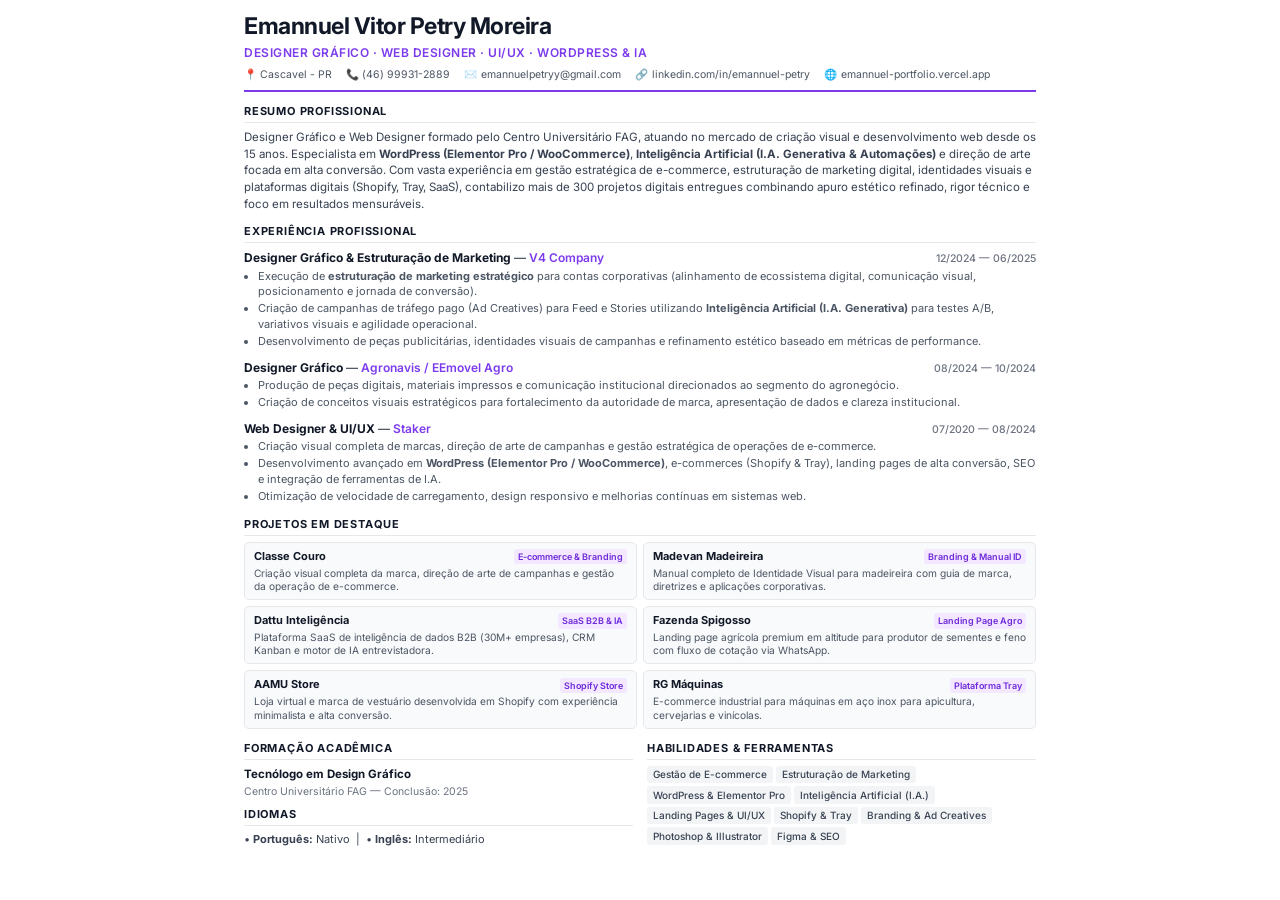
<file: curriculo.html>
<!DOCTYPE html>
<html lang="pt-BR">
<head>
  <meta charset="UTF-8">
  <meta name="viewport" content="width=device-width, initial-scale=1.0">
  <title>Emannuel Petry — Currículo Profissional</title>
  <style>
    @import url('https://fonts.googleapis.com/css2?family=Inter:wght@300;400;500;600;700&display=swap');
    
    @page {
      size: A4;
      margin: 10mm 12mm;
    }

    * {
      box-sizing: border-box;
      margin: 0;
      padding: 0;
    }

    body {
      font-family: 'Inter', -apple-system, BlinkMacSystemFont, "Segoe UI", Roboto, sans-serif;
      color: #1f2937;
      background: #ffffff;
      line-height: 1.45;
      padding: 10px 14px;
      max-width: 820px;
      margin: 0 auto;
      font-size: 12px;
    }

    /* HEADER */
    .header {
      border-bottom: 2px solid #7c3aed;
      padding-bottom: 8px;
      margin-bottom: 12px;
    }

    .name {
      font-size: 23px;
      font-weight: 700;
      color: #111827;
      letter-spacing: -0.5px;
    }

    .title {
      font-size: 12px;
      font-weight: 600;
      color: #7c3aed;
      text-transform: uppercase;
      letter-spacing: 0.5px;
      margin-top: 1px;
    }

    .contact-grid {
      display: flex;
      flex-wrap: wrap;
      gap: 4px 14px;
      margin-top: 5px;
      font-size: 10.5px;
      color: #4b5563;
    }

    .contact-item {
      display: flex;
      align-items: center;
      gap: 4px;
    }

    .contact-item a {
      color: #4b5563;
      text-decoration: none;
    }

    .contact-item a:hover {
      color: #7c3aed;
    }

    /* SECTIONS */
    .section {
      margin-bottom: 12px;
      page-break-inside: avoid;
      break-inside: avoid;
    }

    .section-title {
      font-size: 11px;
      font-weight: 700;
      color: #111827;
      text-transform: uppercase;
      letter-spacing: 0.8px;
      border-bottom: 1px solid #e5e7eb;
      padding-bottom: 2px;
      margin-bottom: 6px;
    }

    .summary-text {
      color: #374151;
      font-size: 11.5px;
      line-height: 1.45;
    }

    /* EXPERIENCE ITEM */
    .exp-item {
      margin-bottom: 9px;
    }

    .exp-header {
      display: flex;
      justify-content: space-between;
      align-items: baseline;
    }

    .exp-role {
      font-weight: 700;
      font-size: 12px;
      color: #111827;
    }

    .exp-company {
      font-weight: 600;
      color: #7c3aed;
    }

    .exp-date {
      font-size: 10.5px;
      color: #6b7280;
      font-weight: 500;
    }

    .exp-list {
      margin-top: 2px;
      padding-left: 14px;
    }

    .exp-list li {
      margin-bottom: 2px;
      color: #4b5563;
      font-size: 11px;
      line-height: 1.4;
    }

    /* PROJECTS GRID */
    .projects-grid {
      display: grid;
      grid-template-columns: 1fr 1fr;
      gap: 6px;
    }

    .project-card {
      background: #f9fafb;
      border: 1px solid #e5e7eb;
      border-radius: 5px;
      padding: 6px 9px;
    }

    .project-name {
      font-weight: 700;
      font-size: 11px;
      color: #111827;
      display: flex;
      align-items: center;
      justify-content: space-between;
    }

    .project-tag {
      font-size: 9px;
      background: #f3e8ff;
      color: #6d28d9;
      padding: 1px 4px;
      border-radius: 3px;
      font-weight: 600;
    }

    .project-desc {
      font-size: 10.2px;
      color: #4b5563;
      margin-top: 2px;
      line-height: 1.3;
    }

    /* SKILLS & TWO COLUMNS */
    .two-col {
      display: grid;
      grid-template-columns: 1fr 1fr;
      gap: 14px;
    }

    .skills-group {
      margin-bottom: 4px;
    }

    .skills-tags {
      display: flex;
      flex-wrap: wrap;
      gap: 3px;
    }

    .skill-chip {
      background: #f3f4f6;
      color: #374151;
      font-size: 10px;
      padding: 1.5px 6px;
      border-radius: 3px;
      font-weight: 500;
    }

    /* PRINT STYLES */
    @media print {
      body {
        padding: 0;
        margin: 0;
      }
      a {
        text-decoration: none;
        color: inherit;
      }
    }
  </style>
</head>
<body>

  <!-- HEADER -->
  <div class="header">
    <h1 class="name">Emannuel Vitor Petry Moreira</h1>
    <div class="title">Designer Gráfico · Web Designer · UI/UX · WordPress & IA</div>
    <div class="contact-grid">
      <span class="contact-item">📍 Cascavel - PR</span>
      <span class="contact-item">📞 (46) 99931-2889</span>
      <span class="contact-item">✉️ <a href="mailto:emannuelpetryy@gmail.com">emannuelpetryy@gmail.com</a></span>
      <span class="contact-item">🔗 <a href="https://linkedin.com/in/emannuel-petry" target="_blank">linkedin.com/in/emannuel-petry</a></span>
      <span class="contact-item">🌐 <a href="https://emannuel-portfolio.vercel.app" target="_blank">emannuel-portfolio.vercel.app</a></span>
    </div>
  </div>

  <!-- RESUMO PROFISSIONAL -->
  <div class="section">
    <div class="section-title">Resumo Profissional</div>
    <p class="summary-text">
      Designer Gráfico e Web Designer formado pelo Centro Universitário FAG, atuando no mercado de criação visual e desenvolvimento web desde os 15 anos. Especialista em <strong>WordPress (Elementor Pro / WooCommerce)</strong>, <strong>Inteligência Artificial (I.A. Generativa & Automações)</strong> e direção de arte focada em alta conversão. Com vasta experiência em gestão estratégica de e-commerce, estruturação de marketing digital, identidades visuais e plataformas digitais (Shopify, Tray, SaaS), contabilizo mais de 300 projetos digitais entregues combinando apuro estético refinado, rigor técnico e foco em resultados mensuráveis.
    </p>
  </div>

  <!-- EXPERIÊNCIA PROFISSIONAL -->
  <div class="section">
    <div class="section-title">Experiência Profissional</div>

    <div class="exp-item">
      <div class="exp-header">
        <div><span class="exp-role">Designer Gráfico & Estruturação de Marketing</span> — <span class="exp-company">V4 Company</span></div>
        <div class="exp-date">12/2024 — 06/2025</div>
      </div>
      <ul class="exp-list">
        <li>Execução de <strong>estruturação de marketing estratégico</strong> para contas corporativas (alinhamento de ecossistema digital, comunicação visual, posicionamento e jornada de conversão).</li>
        <li>Criação de campanhas de tráfego pago (Ad Creatives) para Feed e Stories utilizando <strong>Inteligência Artificial (I.A. Generativa)</strong> para testes A/B, variativos visuais e agilidade operacional.</li>
        <li>Desenvolvimento de peças publicitárias, identidades visuais de campanhas e refinamento estético baseado em métricas de performance.</li>
      </ul>
    </div>

    <div class="exp-item">
      <div class="exp-header">
        <div><span class="exp-role">Designer Gráfico</span> — <span class="exp-company">Agronavis / EEmovel Agro</span></div>
        <div class="exp-date">08/2024 — 10/2024</div>
      </div>
      <ul class="exp-list">
        <li>Produção de peças digitais, materiais impressos e comunicação institucional direcionados ao segmento do agronegócio.</li>
        <li>Criação de conceitos visuais estratégicos para fortalecimento da autoridade de marca, apresentação de dados e clareza institucional.</li>
      </ul>
    </div>

    <div class="exp-item">
      <div class="exp-header">
        <div><span class="exp-role">Web Designer & UI/UX</span> — <span class="exp-company">Staker</span></div>
        <div class="exp-date">07/2020 — 08/2024</div>
      </div>
      <ul class="exp-list">
        <li>Criação visual completa de marcas, direção de arte de campanhas e gestão estratégica de operações de e-commerce.</li>
        <li>Desenvolvimento avançado em <strong>WordPress (Elementor Pro / WooCommerce)</strong>, e-commerces (Shopify & Tray), landing pages de alta conversão, SEO e integração de ferramentas de I.A.</li>
        <li>Otimização de velocidade de carregamento, design responsivo e melhorias contínuas em sistemas web.</li>
      </ul>
    </div>
  </div>

  <!-- PROJETOS EM DESTAQUE -->
  <div class="section">
    <div class="section-title">Projetos em Destaque</div>
    <div class="projects-grid">
      <div class="project-card">
        <div class="project-name">Classe Couro <span class="project-tag">E-commerce & Branding</span></div>
        <div class="project-desc">Criação visual completa da marca, direção de arte de campanhas e gestão da operação de e-commerce.</div>
      </div>
      <div class="project-card">
        <div class="project-name">Madevan Madeireira <span class="project-tag">Branding & Manual ID</span></div>
        <div class="project-desc">Manual completo de Identidade Visual para madeireira com guia de marca, diretrizes e aplicações corporativas.</div>
      </div>
      <div class="project-card">
        <div class="project-name">Dattu Inteligência <span class="project-tag">SaaS B2B & IA</span></div>
        <div class="project-desc">Plataforma SaaS de inteligência de dados B2B (30M+ empresas), CRM Kanban e motor de IA entrevistadora.</div>
      </div>
      <div class="project-card">
        <div class="project-name">Fazenda Spigosso <span class="project-tag">Landing Page Agro</span></div>
        <div class="project-desc">Landing page agrícola premium em altitude para produtor de sementes e feno com fluxo de cotação via WhatsApp.</div>
      </div>
      <div class="project-card">
        <div class="project-name">AAMU Store <span class="project-tag">Shopify Store</span></div>
        <div class="project-desc">Loja virtual e marca de vestuário desenvolvida em Shopify com experiência minimalista e alta conversão.</div>
      </div>
      <div class="project-card">
        <div class="project-name">RG Máquinas <span class="project-tag">Plataforma Tray</span></div>
        <div class="project-desc">E-commerce industrial para máquinas em aço inox para apicultura, cervejarias e vinícolas.</div>
      </div>
    </div>
  </div>

  <!-- FORMAÇÃO E HABILIDADES -->
  <div class="section">
    <div class="two-col">
      <div>
        <div class="section-title">Formação Acadêmica</div>
        <div style="font-weight: 700; font-size: 11.5px; color: #111827;">Tecnólogo em Design Gráfico</div>
        <div style="color: #6b7280; font-size: 10.5px; margin-top: 1px;">Centro Universitário FAG — Conclusão: 2025</div>

        <div class="section-title" style="margin-top: 8px;">Idiomas</div>
        <div style="font-size: 11px; color: #374151;">
          • <strong>Português:</strong> Nativo &nbsp;|&nbsp; • <strong>Inglês:</strong> Intermediário
        </div>
      </div>

      <div>
        <div class="section-title">Habilidades & Ferramentas</div>
        <div class="skills-group">
          <div class="skills-tags">
            <span class="skill-chip">Gestão de E-commerce</span>
            <span class="skill-chip">Estruturação de Marketing</span>
            <span class="skill-chip">WordPress & Elementor Pro</span>
            <span class="skill-chip">Inteligência Artificial (I.A.)</span>
            <span class="skill-chip">Landing Pages & UI/UX</span>
            <span class="skill-chip">Shopify & Tray</span>
            <span class="skill-chip">Branding & Ad Creatives</span>
            <span class="skill-chip">Photoshop & Illustrator</span>
            <span class="skill-chip">Figma & SEO</span>
          </div>
        </div>
      </div>
    </div>
  </div>

</body>
</html>
</file>
